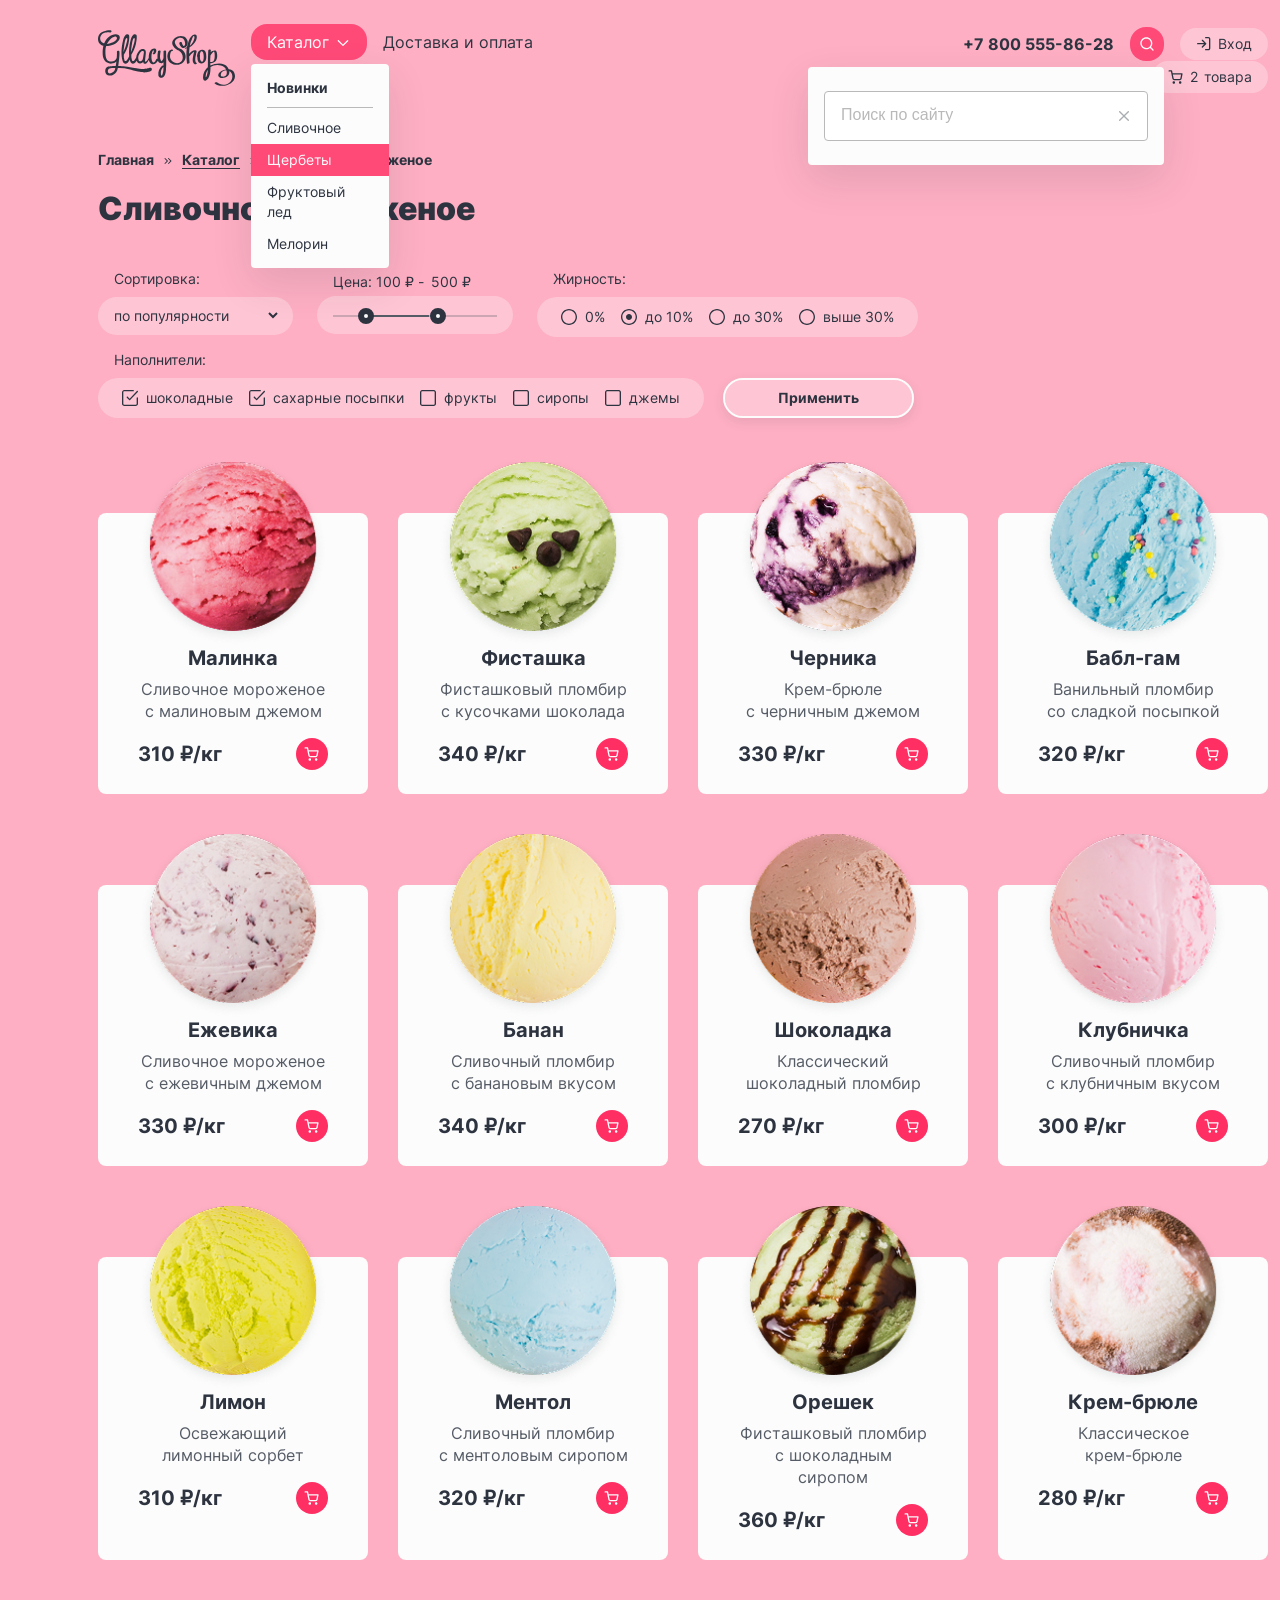
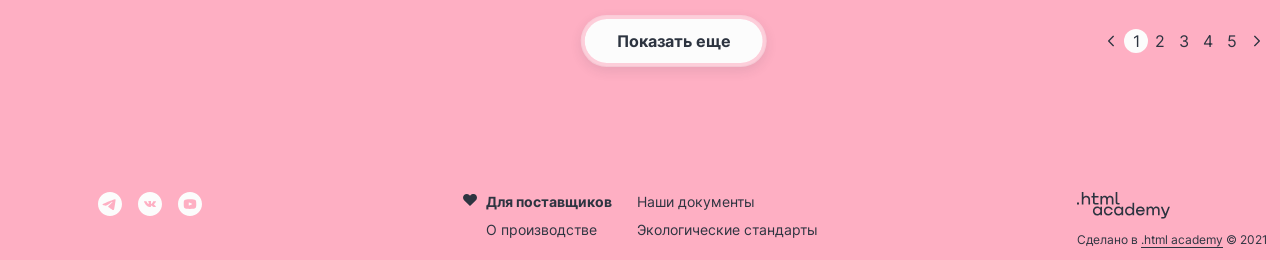
<file: catalog.html>
<!DOCTYPE html>
<html lang="en">
  <head>
    <meta charset="UTF-8">
    <meta name="viewport" content="width=device-width, initial-scale=1.0">
    <title>Каталог</title>
    <link rel="stylesheet" href="./styles/styles.css">
  </head>
  <body>
    <header class="page-header">
      <nav class="navigation">
        <a class="logo">
          <img src="./image/svg/logo.svg" alt="Логотип магазина Глейси." class="logo-img" width="137" height="56">
        </a>
        <ul class="navigation-list">
          <li class="navigation-item">
            <a href="#" class="navigation-link navigation-link-catalog popover-active">
              Каталог
              <svg class="navigation-icon" aria-hidden="true" focusable="false" width="16" height="16" viewBox="0 0 16 16" fill="none" xmlns="http://www.w3.org/2000/svg">
                <path fill-rule="evenodd" clip-rule="evenodd" d="M3.80799 6.19526C3.54764 5.93491 3.12553 5.93491 2.86518 6.19526C2.60483 6.45561 2.60483 6.87772 2.86518 7.13807L7.52553 11.7984C7.52759 11.8005 7.52967 11.8026 7.53177 11.8047C7.66246 11.9354 7.83392 12.0005 8.00521 12C8.17518 11.9995 8.34498 11.9344 8.47466 11.8047C8.47675 11.8027 8.47881 11.8006 8.48087 11.7985L13.1412 7.13807C13.4016 6.87772 13.4016 6.45561 13.1412 6.19526C12.8809 5.93491 12.4588 5.93491 12.1984 6.19526L8.00321 10.3905L3.80799 6.19526Z"/>
              </svg>
            </a>
            <div class="popover popover-catalog">
              <div class="popover-content">
                <h2 class="visually-hidden">Каталог</h2>
                <ul class="popover-catalog-list">
                  <li class="popover-catalog-item">
                    <a class="popover-catalog-link popover-catalog-title">Новинки</a>
                    <div class="divider"></div>
                  </li>
                  <li class="popover-catalog-item">
                    <a href="#" class="popover-catalog-link">Сливочное</a>
                  </li>
                  <li class="popover-catalog-item">
                    <a href="#" class="popover-catalog-link popover-catalog-current">Щербеты</a>
                  </li>
                  <li class="popover-catalog-item">
                    <a href="#" class="popover-catalog-link">Фруктовый лед</a>
                  </li>
                  <li class="popover-catalog-item">
                    <a href="#" class="popover-catalog-link">Мелорин</a>
                  </li>
                </ul>
              </div>
            </div>
          </li>
          <li class="navigation-item"><a href="#" class="navigation-link">Доставка и оплата</a></li>
          <li class="navigation-item"><a href="#" class="navigation-link">О компании</a></li>
        </ul>
        <ul class="navigation-list navigation-user">
          <li class="navigation-item"><a class="header-phone" href="88005558628">+7 800 555-86-28</a></li>
          <li class="navigation-item">
            <a href="#" class="navigation-link search popover-active">
              <svg class="navigation-icon" aria-hidden="true" focusable="false" width="16" height="16" viewBox="0 0 16 16" fill="none" xmlns="http://www.w3.org/2000/svg">
                <path fill-rule="evenodd" clip-rule="evenodd" d="M2.66341 7.33008C2.66341 4.75275 4.75275 2.66341 7.33008 2.66341C9.90741 2.66341 11.9967 4.75275 11.9967 7.33008C11.9967 8.58735 11.4995 9.7285 10.691 10.5676C10.6682 10.5852 10.6462 10.6044 10.6253 10.6253C10.6044 10.6463 10.5852 10.6682 10.5676 10.6911C9.72847 11.4996 8.58734 11.9967 7.33008 11.9967C4.75275 11.9967 2.66341 9.90741 2.66341 7.33008ZM11.0752 12.018C10.0487 12.8391 8.74675 13.3301 7.33008 13.3301C4.01637 13.3301 1.33008 10.6438 1.33008 7.33008C1.33008 4.01637 4.01637 1.33008 7.33008 1.33008C10.6438 1.33008 13.3301 4.01637 13.3301 7.33008C13.3301 8.74676 12.8391 10.0488 12.018 11.0752L14.4681 13.5253C14.7285 13.7857 14.7285 14.2078 14.4681 14.4682C14.2078 14.7285 13.7857 14.7285 13.5253 14.4682L11.0752 12.018Z"/>
              </svg>
              <span class="visually-hidden">Поиск</span>
            </a>
            <div class="popover popover-search">
              <div class="popover-content">
                <div class="visually-hidden">Поиск</div>
                <form action="https://echo.htmlacademy.ru/" method="post" class="subscribe-form">
                  <label>
                    <input type="text" class="form-input" placeholder="Поиск по сайту">
                  </label>
                  <button class="search-clear" type="button">
                    <span class="visually-hidden">Очистить поле ввода</span>
                  </button>
                </form>
              </div>
            </div>
          </li>
          <li class="navigation-item">
            <a href="#" class="navigation-link">
              <svg class="navigation-icon" aria-hidden="true" focusable="false" width="16" height="16" viewBox="0 0 16 16" fill="none" xmlns="http://www.w3.org/2000/svg">
                <path fill-rule="evenodd" clip-rule="evenodd" d="M9 1.66667C9 1.29848 9.29848 1 9.66667 1H12.3333C12.8638 1 13.3725 1.21071 13.7475 1.58579C14.1226 1.96086 14.3333 2.46957 14.3333 3V12.3333C14.3333 12.8638 14.1226 13.3725 13.7475 13.7475C13.3725 14.1226 12.8638 14.3333 12.3333 14.3333H9.66667C9.29848 14.3333 9 14.0349 9 13.6667C9 13.2985 9.29848 13 9.66667 13H12.3333C12.5101 13 12.6797 12.9298 12.8047 12.8047C12.9298 12.6797 13 12.5101 13 12.3333V3C13 2.82319 12.9298 2.65362 12.8047 2.5286C12.6797 2.40357 12.5101 2.33333 12.3333 2.33333H9.66667C9.29848 2.33333 9 2.03486 9 1.66667ZM5.86189 3.86193C6.12224 3.60158 6.54435 3.60158 6.8047 3.86193L10.1338 7.19103C10.1509 7.20785 10.1671 7.22559 10.1824 7.24416C10.2142 7.28296 10.2411 7.32451 10.2628 7.36795C10.3079 7.45781 10.3333 7.55927 10.3333 7.66667C10.3333 7.77529 10.3074 7.87785 10.2613 7.96846C10.241 8.00841 10.2164 8.04675 10.1876 8.08278C10.1708 8.10378 10.1527 8.12375 10.1335 8.14256L6.8047 11.4714C6.54435 11.7318 6.12224 11.7318 5.86189 11.4714C5.60154 11.2111 5.60154 10.7889 5.86189 10.5286L8.05715 8.33333H1.66667C1.29848 8.33333 1 8.03486 1 7.66667C1 7.29848 1.29848 7 1.66667 7H8.05715L5.86189 4.80474C5.60154 4.54439 5.60154 4.12228 5.86189 3.86193Z"/>
              </svg>
              Вход
            </a>
            <div class="popover popover-login">
              <div class="popover-content">
                <div class="popover-title">Личный кабинет</div>
                <form action="https://echo.htmlacademy.ru/" method="post" class="subscribe-form">
                  <label>
                    <input type="text" class="form-input" placeholder="email@example.com">
                  </label>
                  <label>
                    <input type="text" class="form-input" placeholder=".....">
                  </label>
                  <div class="popover-login-button-wrapper">
                    <button class="button button-primary" type="button">Войти</button>
                    <div class="popover-login-faq">
                      <a href="#" class="popover-login-link">Забыли пароль?</a>
                      <a href="#" class="popover-login-link">Регистрация</a>
                    </div>
                  </div>
                </form>
              </div>
            </div>
          </li>
          <li class="navigation-item">
            <a href="#" class="navigation-link">
              <svg class="navigation-icon" aria-hidden="true" focusable="false" width="16" height="16" viewBox="0 0 16 16" fill="none" xmlns="http://www.w3.org/2000/svg">
                <path fill-rule="evenodd" clip-rule="evenodd" d="M1.16667 1.25C0.798477 1.25 0.5 1.54848 0.5 1.91667C0.5 2.28486 0.798477 2.58333 1.16667 2.58333H2.93794L3.40537 4.91872C3.40821 4.93667 3.41176 4.95438 3.416 4.97182L4.38338 9.80515L4.3835 9.80571C4.46706 10.2257 4.69562 10.603 5.02921 10.8715C5.36111 11.1387 5.77595 11.2813 6.20183 11.2748H11.8225C12.2484 11.2813 12.6633 11.1387 12.9952 10.8715C13.3289 10.6029 13.5575 10.2254 13.641 9.80515L13.641 9.80515L13.642 9.80016L14.5691 4.93872C14.6063 4.74355 14.5545 4.54195 14.4279 4.38887C14.3012 4.23578 14.1129 4.14716 13.9142 4.14716H4.61072L4.1381 1.78583C4.07574 1.47426 3.80215 1.25 3.4844 1.25H1.16667ZM5.69098 9.54444L4.87759 5.4805H13.1084L12.3328 9.54736C12.31 9.65988 12.2485 9.7609 12.1591 9.83291C12.0691 9.90535 11.9565 9.94383 11.841 9.94162L11.841 9.94149H11.8282H6.19614V9.94137L6.18337 9.94162C6.06787 9.94383 5.95528 9.90535 5.8653 9.83291C5.77531 9.76048 5.71368 9.6587 5.69117 9.5454L5.69098 9.54444ZM4.55739 13.5054C4.55739 12.8175 5.1151 12.2597 5.80307 12.2597C6.49105 12.2597 7.04876 12.8175 7.04876 13.5054C7.04876 14.1934 6.49105 14.7511 5.80307 14.7511C5.1151 14.7511 4.55739 14.1934 4.55739 13.5054ZM10.9307 13.5054C10.9307 12.8175 11.4884 12.2597 12.1764 12.2597C12.8644 12.2597 13.4221 12.8175 13.4221 13.5054C13.4221 14.1934 12.8644 14.7511 12.1764 14.7511C11.4884 14.7511 10.9307 14.1934 10.9307 13.5054Z"/>
              </svg>
              <span class="visually-hidden">Корзина</span>
              <span class="cart-count">2</span>
              товара
            </a>
            <div class="popover popover-cart">
              <div class="popover-cart-empty-description">Ваша корзина пока пуста</div>
              <div class="popover-content">
                <h2 class="popover-title">Корзина</h2>
                <ul class="cart-items-list">
                  <li class="cart-item">
                    <img src="./image/products/raspberry.png" alt="Малинка" class="cart-img" width="48" height="48">
                    <p class="cart-item-title">
                      <span>Малинка</span>
                      <span class="cart-item-description">1 кг х 310 ₽</span>
                    </p>
                    <p class="cart-item-price">310 ₽</p>
                    <button class="cart-item-button" type="button">
                      <span class="visually-hidden">Удалить из корзины</span>
                    </button>
                  </li>
                  <li class="cart-item">
                    <img src="./image/products/bubble-gum.png" alt="Бабл-гам" class="cart-img" width="48" height="48">
                    <p class="cart-item-title">
                      <span>Бабл-гам</span>
                      <span class="cart-item-description">1,5 кг х 320 ₽</span>
                    </p>
                    <p class="cart-item-price">480 ₽</p>
                    <button class="cart-item-button" type="button">
                      <span class="visually-hidden">Удалить из корзины</span>
                    </button>
                  </li>
                </ul>
                <div class="cart-sum-wrapper">
                  <button class="button button-primary" type="button">Оформить заказ</button>
                  <div class="cart-sum">Итого: 790 ₽</div>
                </div>
              </div>
            </div>
          </li>
        </ul>
      </nav>
    </header>

    <main class="main-container main-index">
      <div class="page-container">
        <h1 class="visually-hidden">Каталог</h1>

        <ul class="breadcrumbs">
          <li class="breadcrumbs-item"><a href="index.html" class="breadcrumbs-link">Главная</a></li>
          <li class="breadcrumbs-item"><a href="catalog.html" class="breadcrumbs-link breadcrumbs-link-current">Каталог</a></li>
          <li class="breadcrumbs-item"><a class="breadcrumbs-link">Сливочное мороженое</a></li>
        </ul>

        <h2 class="section-title">Сливочное мороженое</h2>

        <section class="catalog-filter">
          <h2 class="visually-hidden">Каталог с фильтрами</h2>

          <form action="https://echo.htmlacademy.ru/" method="get" class="catalog-filter-form">
            <fieldset class="catalog-filter-group">
              <legend class="catalog-filter-title">Сортировка:</legend>
              <div class="filter-field-wrapper sorting-wrapper">
                <select name="sorting" id="sorting" class="select-control">
                  <option value="popularity">по популярности</option>
                  <option value="cheap">сначала дешёвое</option>
                  <option value="expensive">сначала дорогое</option>
                </select>
              </div>
            </fieldset>

            <fieldset class="catalog-filter-group">
              <div class="range-input-wrapper">
                <legend class="catalog-filter-title catalog-filter-title-range">Цена:</legend>
                <label class="catalog-filter-label">
                  <input class="catalog-filter-input" type="text" name="min-price" value="100" disabled><span class="ruble"> ₽ - &thinsp;</span>
                </label>
                <label class="catalog-filter-label">
                  <input class="catalog-filter-input" type="text" name="max-price" value="500" disabled><span class="ruble"> ₽</span>
                </label>
              </div>
              <div class="filter-field-wrapper range">
                <div class="range-scale">
                  <div class="range-bar" style="left: 40px; width: 56px;">
                    <button class="range-toggle toggle-min" type="button">
                      <span class="visually-hidden">Изменить минимальную цену.</span>
                    </button>
                    <button class="range-toggle toggle-max" type="button">
                      <span class="visually-hidden">Изменить максимальную цену.</span>
                    </button>
                  </div>
                </div>
              </div>
            </fieldset>

            <fieldset class="catalog-filter-group">
              <legend class="catalog-filter-title">Жирность:</legend>
              <ul class="filter-field-wrapper catalog-filter-list">
                <li class="catalog-filter-item">
                  <label class="control">
                    <input type="radio" class="visually-hidden control-input">
                    <span class="control-mark"></span>
                    <span class="control-label">0%</span>
                  </label>
                </li>
                <li class="catalog-filter-item">
                  <label class="control">
                    <input type="radio" class="visually-hidden control-input" checked>
                    <span class="control-mark"></span>
                    <span class="control-label">до 10%</span>
                  </label>
                </li>
                <li class="catalog-filter-item">
                  <label class="control">
                    <input type="radio" class="visually-hidden control-input">
                    <span class="control-mark"></span>
                    <span class="control-label">до 30%</span>
                  </label>
                </li>
                <li class="catalog-filter-item">
                  <label class="control">
                    <input type="radio" class="visually-hidden control-input">
                    <span class="control-mark"></span>
                    <span class="control-label">выше 30%</span>
                  </label>
                </li>
              </ul>
            </fieldset>

            <fieldset class="catalog-filter-group">
              <legend class="catalog-filter-title">Наполнители:</legend>
              <ul class="filter-field-wrapper catalog-filter-list">
                <li class="catalog-filter-item">
                  <label class="control">
                    <input class="visually-hidden control-input" type="checkbox" name="chocolate" checked>
                    <span class="control-mark"></span>
                    <span class="control-label">шоколадные</span>
                  </label>
                </li>
                <li class="catalog-filter-item">
                  <label class="control">
                    <input class="visually-hidden control-input" type="checkbox" name="sugar-sprinkles" checked>
                    <span class="control-mark"></span>
                    <span class="control-label">сахарные посыпки</span>
                  </label>
                </li>
                <li class="catalog-filter-item">
                  <label class="control">
                    <input class="visually-hidden control-input" type="checkbox" name="fruits">
                    <span class="control-mark"></span>
                    <span class="control-label">фрукты</span>
                  </label>
                </li>
                <li class="catalog-filter-item">
                  <label class="control">
                    <input class="visually-hidden control-input" type="checkbox" name="syrups">
                    <span class="control-mark"></span>
                    <span class="control-label">сиропы</span>
                  </label>
                </li>
                <li class="catalog-filter-item">
                  <label class="control">
                    <input class="visually-hidden control-input" type="checkbox" name="jams">
                    <span class="control-mark"></span>
                    <span class="control-label">джемы</span>
                  </label>
                </li>
              </ul>
            </fieldset>

            <button class="button filter-submit" type="submit">Применить</button>
          </form>

          <ul class="product-list">
            <li class="product-card">
              <a href="product.html" class="product-card-link">
                <img src="./image/products/raspberry.png" alt="Сливочное мороженое с малиновым джемом" class="product-card-image" width="190" height="185">
                <h3 class="product-card-title">Малинка</h3>
                <p class="product-card-description">Сливочное мороженое с малиновым джемом</p>
                <div class="price-wrapper">
                  <b class="product-card-price">310 ₽/кг</b>
                  <button class="cart-button" type="button">
                    <svg class="cart-button-icon" aria-hidden="true" focusable="false"  width="16" height="16" viewBox="0 0 16 16" fill="none" xmlns="http://www.w3.org/2000/svg">
                      <path fill-rule="evenodd" clip-rule="evenodd" d="M1.16667 1.25C0.798477 1.25 0.5 1.54848 0.5 1.91667C0.5 2.28486 0.798477 2.58333 1.16667 2.58333H2.93794L3.40537 4.91872C3.40821 4.93667 3.41176 4.95438 3.416 4.97182L4.38338 9.80515L4.3835 9.80571C4.46706 10.2257 4.69562 10.603 5.02921 10.8715C5.36111 11.1387 5.77595 11.2813 6.20183 11.2748H11.8225C12.2484 11.2813 12.6633 11.1387 12.9952 10.8715C13.3289 10.6029 13.5575 10.2254 13.641 9.80515L13.641 9.80515L13.642 9.80016L14.5691 4.93872C14.6063 4.74355 14.5545 4.54195 14.4279 4.38887C14.3012 4.23578 14.1129 4.14716 13.9142 4.14716H4.61072L4.1381 1.78583C4.07574 1.47426 3.80215 1.25 3.4844 1.25H1.16667ZM5.69098 9.54444L4.87759 5.4805H13.1084L12.3328 9.54736C12.31 9.65988 12.2485 9.7609 12.1591 9.83291C12.0691 9.90535 11.9565 9.94383 11.841 9.94162L11.841 9.94149H11.8282H6.19614V9.94137L6.18337 9.94162C6.06787 9.94383 5.95528 9.90535 5.8653 9.83291C5.77531 9.76048 5.71368 9.6587 5.69117 9.5454L5.69098 9.54444ZM4.55739 13.5054C4.55739 12.8175 5.1151 12.2597 5.80307 12.2597C6.49105 12.2597 7.04876 12.8175 7.04876 13.5054C7.04876 14.1934 6.49105 14.7511 5.80307 14.7511C5.1151 14.7511 4.55739 14.1934 4.55739 13.5054ZM10.9307 13.5054C10.9307 12.8175 11.4884 12.2597 12.1764 12.2597C12.8644 12.2597 13.4221 12.8175 13.4221 13.5054C13.4221 14.1934 12.8644 14.7511 12.1764 14.7511C11.4884 14.7511 10.9307 14.1934 10.9307 13.5054Z"/>
                    </svg>
                    <span class="visually-hidden">Добавить в корзину</span>
                  </button>
                </div>
              </a>
            </li>
            <li class="product-card">
              <a href="product.html" class="product-card-link">
                <img src="./image/products/pistachio.png" alt="Фисташковый пломбир с кусочками шоколада" class="product-card-image" width="190" height="185">
                <h3 class="product-card-title">Фисташка</h3>
                <p class="product-card-description">Фисташковый пломбир с кусочками шоколада</p>
                <div class="price-wrapper">
                  <b class="product-card-price">340 ₽/кг</b>
                  <button class="cart-button" type="button">
                    <svg class="cart-button-icon" aria-hidden="true" focusable="false"  width="16" height="16" viewBox="0 0 16 16" fill="none" xmlns="http://www.w3.org/2000/svg">
                      <path fill-rule="evenodd" clip-rule="evenodd" d="M1.16667 1.25C0.798477 1.25 0.5 1.54848 0.5 1.91667C0.5 2.28486 0.798477 2.58333 1.16667 2.58333H2.93794L3.40537 4.91872C3.40821 4.93667 3.41176 4.95438 3.416 4.97182L4.38338 9.80515L4.3835 9.80571C4.46706 10.2257 4.69562 10.603 5.02921 10.8715C5.36111 11.1387 5.77595 11.2813 6.20183 11.2748H11.8225C12.2484 11.2813 12.6633 11.1387 12.9952 10.8715C13.3289 10.6029 13.5575 10.2254 13.641 9.80515L13.641 9.80515L13.642 9.80016L14.5691 4.93872C14.6063 4.74355 14.5545 4.54195 14.4279 4.38887C14.3012 4.23578 14.1129 4.14716 13.9142 4.14716H4.61072L4.1381 1.78583C4.07574 1.47426 3.80215 1.25 3.4844 1.25H1.16667ZM5.69098 9.54444L4.87759 5.4805H13.1084L12.3328 9.54736C12.31 9.65988 12.2485 9.7609 12.1591 9.83291C12.0691 9.90535 11.9565 9.94383 11.841 9.94162L11.841 9.94149H11.8282H6.19614V9.94137L6.18337 9.94162C6.06787 9.94383 5.95528 9.90535 5.8653 9.83291C5.77531 9.76048 5.71368 9.6587 5.69117 9.5454L5.69098 9.54444ZM4.55739 13.5054C4.55739 12.8175 5.1151 12.2597 5.80307 12.2597C6.49105 12.2597 7.04876 12.8175 7.04876 13.5054C7.04876 14.1934 6.49105 14.7511 5.80307 14.7511C5.1151 14.7511 4.55739 14.1934 4.55739 13.5054ZM10.9307 13.5054C10.9307 12.8175 11.4884 12.2597 12.1764 12.2597C12.8644 12.2597 13.4221 12.8175 13.4221 13.5054C13.4221 14.1934 12.8644 14.7511 12.1764 14.7511C11.4884 14.7511 10.9307 14.1934 10.9307 13.5054Z"/>
                    </svg>
                    <span class="visually-hidden">Добавить в корзину</span>
                  </button>
                </div>
              </a>
            </li>
            <li class="product-card">
              <a href="product.html" class="product-card-link">
                <img src="./image/products/blueberry.png" alt="Крем-брюле с черничным джемом" class="product-card-image" width="190" height="185">
                <h3 class="product-card-title">Черника</h3>
                <p class="product-card-description">Крем-брюле с&nbsp;черничным джемом</p>
                <div class="price-wrapper">
                  <b class="product-card-price">330 ₽/кг</b>
                  <button class="cart-button" type="button">
                    <svg class="cart-button-icon" aria-hidden="true" focusable="false"  width="16" height="16" viewBox="0 0 16 16" fill="none" xmlns="http://www.w3.org/2000/svg">
                      <path fill-rule="evenodd" clip-rule="evenodd" d="M1.16667 1.25C0.798477 1.25 0.5 1.54848 0.5 1.91667C0.5 2.28486 0.798477 2.58333 1.16667 2.58333H2.93794L3.40537 4.91872C3.40821 4.93667 3.41176 4.95438 3.416 4.97182L4.38338 9.80515L4.3835 9.80571C4.46706 10.2257 4.69562 10.603 5.02921 10.8715C5.36111 11.1387 5.77595 11.2813 6.20183 11.2748H11.8225C12.2484 11.2813 12.6633 11.1387 12.9952 10.8715C13.3289 10.6029 13.5575 10.2254 13.641 9.80515L13.641 9.80515L13.642 9.80016L14.5691 4.93872C14.6063 4.74355 14.5545 4.54195 14.4279 4.38887C14.3012 4.23578 14.1129 4.14716 13.9142 4.14716H4.61072L4.1381 1.78583C4.07574 1.47426 3.80215 1.25 3.4844 1.25H1.16667ZM5.69098 9.54444L4.87759 5.4805H13.1084L12.3328 9.54736C12.31 9.65988 12.2485 9.7609 12.1591 9.83291C12.0691 9.90535 11.9565 9.94383 11.841 9.94162L11.841 9.94149H11.8282H6.19614V9.94137L6.18337 9.94162C6.06787 9.94383 5.95528 9.90535 5.8653 9.83291C5.77531 9.76048 5.71368 9.6587 5.69117 9.5454L5.69098 9.54444ZM4.55739 13.5054C4.55739 12.8175 5.1151 12.2597 5.80307 12.2597C6.49105 12.2597 7.04876 12.8175 7.04876 13.5054C7.04876 14.1934 6.49105 14.7511 5.80307 14.7511C5.1151 14.7511 4.55739 14.1934 4.55739 13.5054ZM10.9307 13.5054C10.9307 12.8175 11.4884 12.2597 12.1764 12.2597C12.8644 12.2597 13.4221 12.8175 13.4221 13.5054C13.4221 14.1934 12.8644 14.7511 12.1764 14.7511C11.4884 14.7511 10.9307 14.1934 10.9307 13.5054Z"/>
                    </svg>
                    <span class="visually-hidden">Добавить в корзину</span>
                  </button>
                </div>
              </a>
            </li>
            <li class="product-card">
              <a href="product.html" class="product-card-link">
                <img src="./image/products/bubble-gum.png" alt="Ванильный пломбир со сладкой посыпкой" class="product-card-image" width="190" height="185">
                <h3 class="product-card-title">Бабл-гам</h3>
                <p class="product-card-description">Ванильный пломбир со&nbsp;сладкой посыпкой</p>
                <div class="price-wrapper">
                  <b class="product-card-price">320 ₽/кг</b>
                  <button class="cart-button" type="button">
                    <svg class="cart-button-icon" aria-hidden="true" focusable="false"  width="16" height="16" viewBox="0 0 16 16" fill="none" xmlns="http://www.w3.org/2000/svg">
                      <path fill-rule="evenodd" clip-rule="evenodd" d="M1.16667 1.25C0.798477 1.25 0.5 1.54848 0.5 1.91667C0.5 2.28486 0.798477 2.58333 1.16667 2.58333H2.93794L3.40537 4.91872C3.40821 4.93667 3.41176 4.95438 3.416 4.97182L4.38338 9.80515L4.3835 9.80571C4.46706 10.2257 4.69562 10.603 5.02921 10.8715C5.36111 11.1387 5.77595 11.2813 6.20183 11.2748H11.8225C12.2484 11.2813 12.6633 11.1387 12.9952 10.8715C13.3289 10.6029 13.5575 10.2254 13.641 9.80515L13.641 9.80515L13.642 9.80016L14.5691 4.93872C14.6063 4.74355 14.5545 4.54195 14.4279 4.38887C14.3012 4.23578 14.1129 4.14716 13.9142 4.14716H4.61072L4.1381 1.78583C4.07574 1.47426 3.80215 1.25 3.4844 1.25H1.16667ZM5.69098 9.54444L4.87759 5.4805H13.1084L12.3328 9.54736C12.31 9.65988 12.2485 9.7609 12.1591 9.83291C12.0691 9.90535 11.9565 9.94383 11.841 9.94162L11.841 9.94149H11.8282H6.19614V9.94137L6.18337 9.94162C6.06787 9.94383 5.95528 9.90535 5.8653 9.83291C5.77531 9.76048 5.71368 9.6587 5.69117 9.5454L5.69098 9.54444ZM4.55739 13.5054C4.55739 12.8175 5.1151 12.2597 5.80307 12.2597C6.49105 12.2597 7.04876 12.8175 7.04876 13.5054C7.04876 14.1934 6.49105 14.7511 5.80307 14.7511C5.1151 14.7511 4.55739 14.1934 4.55739 13.5054ZM10.9307 13.5054C10.9307 12.8175 11.4884 12.2597 12.1764 12.2597C12.8644 12.2597 13.4221 12.8175 13.4221 13.5054C13.4221 14.1934 12.8644 14.7511 12.1764 14.7511C11.4884 14.7511 10.9307 14.1934 10.9307 13.5054Z"/>
                    </svg>
                    <span class="visually-hidden">Добавить в корзину</span>
                  </button>
                </div>
              </a>
            </li>
            <li class="product-card">
              <a href="product.html" class="product-card-link">
                <img src="./image/products/blackberry.png" alt="Сливочное мороженое с ежевичным джемом" class="product-card-image" width="190" height="185">
                <h3 class="product-card-title">Ежевика</h3>
                <p class="product-card-description">Сливочное мороженое с ежевичным джемом</p>
                <div class="price-wrapper">
                  <b class="product-card-price">330 ₽/кг</b>
                  <button class="cart-button" type="button">
                    <svg class="cart-button-icon" aria-hidden="true" focusable="false"  width="16" height="16" viewBox="0 0 16 16" fill="none" xmlns="http://www.w3.org/2000/svg">
                      <path fill-rule="evenodd" clip-rule="evenodd" d="M1.16667 1.25C0.798477 1.25 0.5 1.54848 0.5 1.91667C0.5 2.28486 0.798477 2.58333 1.16667 2.58333H2.93794L3.40537 4.91872C3.40821 4.93667 3.41176 4.95438 3.416 4.97182L4.38338 9.80515L4.3835 9.80571C4.46706 10.2257 4.69562 10.603 5.02921 10.8715C5.36111 11.1387 5.77595 11.2813 6.20183 11.2748H11.8225C12.2484 11.2813 12.6633 11.1387 12.9952 10.8715C13.3289 10.6029 13.5575 10.2254 13.641 9.80515L13.641 9.80515L13.642 9.80016L14.5691 4.93872C14.6063 4.74355 14.5545 4.54195 14.4279 4.38887C14.3012 4.23578 14.1129 4.14716 13.9142 4.14716H4.61072L4.1381 1.78583C4.07574 1.47426 3.80215 1.25 3.4844 1.25H1.16667ZM5.69098 9.54444L4.87759 5.4805H13.1084L12.3328 9.54736C12.31 9.65988 12.2485 9.7609 12.1591 9.83291C12.0691 9.90535 11.9565 9.94383 11.841 9.94162L11.841 9.94149H11.8282H6.19614V9.94137L6.18337 9.94162C6.06787 9.94383 5.95528 9.90535 5.8653 9.83291C5.77531 9.76048 5.71368 9.6587 5.69117 9.5454L5.69098 9.54444ZM4.55739 13.5054C4.55739 12.8175 5.1151 12.2597 5.80307 12.2597C6.49105 12.2597 7.04876 12.8175 7.04876 13.5054C7.04876 14.1934 6.49105 14.7511 5.80307 14.7511C5.1151 14.7511 4.55739 14.1934 4.55739 13.5054ZM10.9307 13.5054C10.9307 12.8175 11.4884 12.2597 12.1764 12.2597C12.8644 12.2597 13.4221 12.8175 13.4221 13.5054C13.4221 14.1934 12.8644 14.7511 12.1764 14.7511C11.4884 14.7511 10.9307 14.1934 10.9307 13.5054Z"/>
                    </svg>
                    <span class="visually-hidden">Добавить в корзину</span>
                  </button>
                </div>
              </a>
            </li>
            <li class="product-card">
              <a href="product.html" class="product-card-link">
                <img src="./image/products/banana.png" alt="Сливочный пломбир с банановым вкусом" class="product-card-image" width="190" height="185">
                <h3 class="product-card-title">Банан</h3>
                <p class="product-card-description">Сливочный пломбир с&nbsp;банановым вкусом</p>
                <div class="price-wrapper">
                  <b class="product-card-price">340 ₽/кг</b>
                  <button class="cart-button" type="button">
                    <svg class="cart-button-icon" aria-hidden="true" focusable="false"  width="16" height="16" viewBox="0 0 16 16" fill="none" xmlns="http://www.w3.org/2000/svg">
                      <path fill-rule="evenodd" clip-rule="evenodd" d="M1.16667 1.25C0.798477 1.25 0.5 1.54848 0.5 1.91667C0.5 2.28486 0.798477 2.58333 1.16667 2.58333H2.93794L3.40537 4.91872C3.40821 4.93667 3.41176 4.95438 3.416 4.97182L4.38338 9.80515L4.3835 9.80571C4.46706 10.2257 4.69562 10.603 5.02921 10.8715C5.36111 11.1387 5.77595 11.2813 6.20183 11.2748H11.8225C12.2484 11.2813 12.6633 11.1387 12.9952 10.8715C13.3289 10.6029 13.5575 10.2254 13.641 9.80515L13.641 9.80515L13.642 9.80016L14.5691 4.93872C14.6063 4.74355 14.5545 4.54195 14.4279 4.38887C14.3012 4.23578 14.1129 4.14716 13.9142 4.14716H4.61072L4.1381 1.78583C4.07574 1.47426 3.80215 1.25 3.4844 1.25H1.16667ZM5.69098 9.54444L4.87759 5.4805H13.1084L12.3328 9.54736C12.31 9.65988 12.2485 9.7609 12.1591 9.83291C12.0691 9.90535 11.9565 9.94383 11.841 9.94162L11.841 9.94149H11.8282H6.19614V9.94137L6.18337 9.94162C6.06787 9.94383 5.95528 9.90535 5.8653 9.83291C5.77531 9.76048 5.71368 9.6587 5.69117 9.5454L5.69098 9.54444ZM4.55739 13.5054C4.55739 12.8175 5.1151 12.2597 5.80307 12.2597C6.49105 12.2597 7.04876 12.8175 7.04876 13.5054C7.04876 14.1934 6.49105 14.7511 5.80307 14.7511C5.1151 14.7511 4.55739 14.1934 4.55739 13.5054ZM10.9307 13.5054C10.9307 12.8175 11.4884 12.2597 12.1764 12.2597C12.8644 12.2597 13.4221 12.8175 13.4221 13.5054C13.4221 14.1934 12.8644 14.7511 12.1764 14.7511C11.4884 14.7511 10.9307 14.1934 10.9307 13.5054Z"/>
                    </svg>
                    <span class="visually-hidden">Добавить в корзину</span>
                  </button>
                </div>
              </a>
            </li>
            <li class="product-card">
              <a href="product.html" class="product-card-link">
                <img src="./image/products/chocolate.png" alt="Классический шоколадный пломбир" class="product-card-image" width="190" height="185">
                <h3 class="product-card-title">Шоколадка</h3>
                <p class="product-card-description">Классический шоколадный пломбир</p>
                <div class="price-wrapper">
                  <b class="product-card-price">270 ₽/кг</b>
                  <button class="cart-button" type="button">
                    <svg class="cart-button-icon" aria-hidden="true" focusable="false"  width="16" height="16" viewBox="0 0 16 16" fill="none" xmlns="http://www.w3.org/2000/svg">
                      <path fill-rule="evenodd" clip-rule="evenodd" d="M1.16667 1.25C0.798477 1.25 0.5 1.54848 0.5 1.91667C0.5 2.28486 0.798477 2.58333 1.16667 2.58333H2.93794L3.40537 4.91872C3.40821 4.93667 3.41176 4.95438 3.416 4.97182L4.38338 9.80515L4.3835 9.80571C4.46706 10.2257 4.69562 10.603 5.02921 10.8715C5.36111 11.1387 5.77595 11.2813 6.20183 11.2748H11.8225C12.2484 11.2813 12.6633 11.1387 12.9952 10.8715C13.3289 10.6029 13.5575 10.2254 13.641 9.80515L13.641 9.80515L13.642 9.80016L14.5691 4.93872C14.6063 4.74355 14.5545 4.54195 14.4279 4.38887C14.3012 4.23578 14.1129 4.14716 13.9142 4.14716H4.61072L4.1381 1.78583C4.07574 1.47426 3.80215 1.25 3.4844 1.25H1.16667ZM5.69098 9.54444L4.87759 5.4805H13.1084L12.3328 9.54736C12.31 9.65988 12.2485 9.7609 12.1591 9.83291C12.0691 9.90535 11.9565 9.94383 11.841 9.94162L11.841 9.94149H11.8282H6.19614V9.94137L6.18337 9.94162C6.06787 9.94383 5.95528 9.90535 5.8653 9.83291C5.77531 9.76048 5.71368 9.6587 5.69117 9.5454L5.69098 9.54444ZM4.55739 13.5054C4.55739 12.8175 5.1151 12.2597 5.80307 12.2597C6.49105 12.2597 7.04876 12.8175 7.04876 13.5054C7.04876 14.1934 6.49105 14.7511 5.80307 14.7511C5.1151 14.7511 4.55739 14.1934 4.55739 13.5054ZM10.9307 13.5054C10.9307 12.8175 11.4884 12.2597 12.1764 12.2597C12.8644 12.2597 13.4221 12.8175 13.4221 13.5054C13.4221 14.1934 12.8644 14.7511 12.1764 14.7511C11.4884 14.7511 10.9307 14.1934 10.9307 13.5054Z"/>
                    </svg>
                    <span class="visually-hidden">Добавить в корзину</span>
                  </button>
                </div>
              </a>
            </li>
            <li class="product-card">
              <a href="product.html" class="product-card-link">
                <img src="./image/products/strawberry.png" alt="Сливочный пломбир с клубничным вкусом" class="product-card-image" width="190" height="185">
                <h3 class="product-card-title">Клубничка</h3>
                <p class="product-card-description">Сливочный пломбир с&nbsp;клубничным вкусом</p>
                <div class="price-wrapper">
                  <b class="product-card-price">300 ₽/кг</b>
                  <button class="cart-button" type="button">
                    <svg class="cart-button-icon" aria-hidden="true" focusable="false"  width="16" height="16" viewBox="0 0 16 16" fill="none" xmlns="http://www.w3.org/2000/svg">
                      <path fill-rule="evenodd" clip-rule="evenodd" d="M1.16667 1.25C0.798477 1.25 0.5 1.54848 0.5 1.91667C0.5 2.28486 0.798477 2.58333 1.16667 2.58333H2.93794L3.40537 4.91872C3.40821 4.93667 3.41176 4.95438 3.416 4.97182L4.38338 9.80515L4.3835 9.80571C4.46706 10.2257 4.69562 10.603 5.02921 10.8715C5.36111 11.1387 5.77595 11.2813 6.20183 11.2748H11.8225C12.2484 11.2813 12.6633 11.1387 12.9952 10.8715C13.3289 10.6029 13.5575 10.2254 13.641 9.80515L13.641 9.80515L13.642 9.80016L14.5691 4.93872C14.6063 4.74355 14.5545 4.54195 14.4279 4.38887C14.3012 4.23578 14.1129 4.14716 13.9142 4.14716H4.61072L4.1381 1.78583C4.07574 1.47426 3.80215 1.25 3.4844 1.25H1.16667ZM5.69098 9.54444L4.87759 5.4805H13.1084L12.3328 9.54736C12.31 9.65988 12.2485 9.7609 12.1591 9.83291C12.0691 9.90535 11.9565 9.94383 11.841 9.94162L11.841 9.94149H11.8282H6.19614V9.94137L6.18337 9.94162C6.06787 9.94383 5.95528 9.90535 5.8653 9.83291C5.77531 9.76048 5.71368 9.6587 5.69117 9.5454L5.69098 9.54444ZM4.55739 13.5054C4.55739 12.8175 5.1151 12.2597 5.80307 12.2597C6.49105 12.2597 7.04876 12.8175 7.04876 13.5054C7.04876 14.1934 6.49105 14.7511 5.80307 14.7511C5.1151 14.7511 4.55739 14.1934 4.55739 13.5054ZM10.9307 13.5054C10.9307 12.8175 11.4884 12.2597 12.1764 12.2597C12.8644 12.2597 13.4221 12.8175 13.4221 13.5054C13.4221 14.1934 12.8644 14.7511 12.1764 14.7511C11.4884 14.7511 10.9307 14.1934 10.9307 13.5054Z"/>
                    </svg>
                    <span class="visually-hidden">Добавить в корзину</span>
                  </button>
                </div>
              </a>
            </li>
            <li class="product-card">
              <a href="product.html" class="product-card-link">
                <img src="./image/products/lemon.png" alt="Освежающий лимонный сорбет" class="product-card-image" width="190" height="185">
                <h3 class="product-card-title">Лимон</h3>
                <p class="product-card-description">Освежающий лимонный сорбет</p>
                <div class="price-wrapper">
                  <b class="product-card-price">310 ₽/кг</b>
                  <button class="cart-button" type="button">
                    <svg class="cart-button-icon" aria-hidden="true" focusable="false"  width="16" height="16" viewBox="0 0 16 16" fill="none" xmlns="http://www.w3.org/2000/svg">
                      <path fill-rule="evenodd" clip-rule="evenodd" d="M1.16667 1.25C0.798477 1.25 0.5 1.54848 0.5 1.91667C0.5 2.28486 0.798477 2.58333 1.16667 2.58333H2.93794L3.40537 4.91872C3.40821 4.93667 3.41176 4.95438 3.416 4.97182L4.38338 9.80515L4.3835 9.80571C4.46706 10.2257 4.69562 10.603 5.02921 10.8715C5.36111 11.1387 5.77595 11.2813 6.20183 11.2748H11.8225C12.2484 11.2813 12.6633 11.1387 12.9952 10.8715C13.3289 10.6029 13.5575 10.2254 13.641 9.80515L13.641 9.80515L13.642 9.80016L14.5691 4.93872C14.6063 4.74355 14.5545 4.54195 14.4279 4.38887C14.3012 4.23578 14.1129 4.14716 13.9142 4.14716H4.61072L4.1381 1.78583C4.07574 1.47426 3.80215 1.25 3.4844 1.25H1.16667ZM5.69098 9.54444L4.87759 5.4805H13.1084L12.3328 9.54736C12.31 9.65988 12.2485 9.7609 12.1591 9.83291C12.0691 9.90535 11.9565 9.94383 11.841 9.94162L11.841 9.94149H11.8282H6.19614V9.94137L6.18337 9.94162C6.06787 9.94383 5.95528 9.90535 5.8653 9.83291C5.77531 9.76048 5.71368 9.6587 5.69117 9.5454L5.69098 9.54444ZM4.55739 13.5054C4.55739 12.8175 5.1151 12.2597 5.80307 12.2597C6.49105 12.2597 7.04876 12.8175 7.04876 13.5054C7.04876 14.1934 6.49105 14.7511 5.80307 14.7511C5.1151 14.7511 4.55739 14.1934 4.55739 13.5054ZM10.9307 13.5054C10.9307 12.8175 11.4884 12.2597 12.1764 12.2597C12.8644 12.2597 13.4221 12.8175 13.4221 13.5054C13.4221 14.1934 12.8644 14.7511 12.1764 14.7511C11.4884 14.7511 10.9307 14.1934 10.9307 13.5054Z"/>
                    </svg>
                    <span class="visually-hidden">Добавить в корзину</span>
                  </button>
                </div>
              </a>
            </li>
            <li class="product-card">
              <a href="product.html" class="product-card-link">
                <img src="./image/products/menthol.png" alt="Сливочный пломбир с ментоловым сиропом" class="product-card-image" width="190" height="185">
                <h3 class="product-card-title">Ментол</h3>
                <p class="product-card-description">Сливочный пломбир с&nbsp;ментоловым сиропом</p>
                <div class="price-wrapper">
                  <b class="product-card-price">320 ₽/кг</b>
                  <button class="cart-button" type="button">
                    <svg class="cart-button-icon" aria-hidden="true" focusable="false"  width="16" height="16" viewBox="0 0 16 16" fill="none" xmlns="http://www.w3.org/2000/svg">
                      <path fill-rule="evenodd" clip-rule="evenodd" d="M1.16667 1.25C0.798477 1.25 0.5 1.54848 0.5 1.91667C0.5 2.28486 0.798477 2.58333 1.16667 2.58333H2.93794L3.40537 4.91872C3.40821 4.93667 3.41176 4.95438 3.416 4.97182L4.38338 9.80515L4.3835 9.80571C4.46706 10.2257 4.69562 10.603 5.02921 10.8715C5.36111 11.1387 5.77595 11.2813 6.20183 11.2748H11.8225C12.2484 11.2813 12.6633 11.1387 12.9952 10.8715C13.3289 10.6029 13.5575 10.2254 13.641 9.80515L13.641 9.80515L13.642 9.80016L14.5691 4.93872C14.6063 4.74355 14.5545 4.54195 14.4279 4.38887C14.3012 4.23578 14.1129 4.14716 13.9142 4.14716H4.61072L4.1381 1.78583C4.07574 1.47426 3.80215 1.25 3.4844 1.25H1.16667ZM5.69098 9.54444L4.87759 5.4805H13.1084L12.3328 9.54736C12.31 9.65988 12.2485 9.7609 12.1591 9.83291C12.0691 9.90535 11.9565 9.94383 11.841 9.94162L11.841 9.94149H11.8282H6.19614V9.94137L6.18337 9.94162C6.06787 9.94383 5.95528 9.90535 5.8653 9.83291C5.77531 9.76048 5.71368 9.6587 5.69117 9.5454L5.69098 9.54444ZM4.55739 13.5054C4.55739 12.8175 5.1151 12.2597 5.80307 12.2597C6.49105 12.2597 7.04876 12.8175 7.04876 13.5054C7.04876 14.1934 6.49105 14.7511 5.80307 14.7511C5.1151 14.7511 4.55739 14.1934 4.55739 13.5054ZM10.9307 13.5054C10.9307 12.8175 11.4884 12.2597 12.1764 12.2597C12.8644 12.2597 13.4221 12.8175 13.4221 13.5054C13.4221 14.1934 12.8644 14.7511 12.1764 14.7511C11.4884 14.7511 10.9307 14.1934 10.9307 13.5054Z"/>
                    </svg>
                    <span class="visually-hidden">Добавить в корзину</span>
                  </button>
                </div>
              </a>
            </li>
            <li class="product-card">
              <a href="product.html" class="product-card-link">
                <img src="./image/products/nut.png" alt="Фисташковый пломбир с шоколадным сиропом" class="product-card-image" width="190" height="185">
                <h3 class="product-card-title">Орешек</h3>
                <p class="product-card-description">Фисташковый пломбир с шоколадным сиропом</p>
                <div class="price-wrapper">
                  <b class="product-card-price">360 ₽/кг</b>
                  <button class="cart-button" type="button">
                    <svg class="cart-button-icon" aria-hidden="true" focusable="false"  width="16" height="16" viewBox="0 0 16 16" fill="none" xmlns="http://www.w3.org/2000/svg">
                      <path fill-rule="evenodd" clip-rule="evenodd" d="M1.16667 1.25C0.798477 1.25 0.5 1.54848 0.5 1.91667C0.5 2.28486 0.798477 2.58333 1.16667 2.58333H2.93794L3.40537 4.91872C3.40821 4.93667 3.41176 4.95438 3.416 4.97182L4.38338 9.80515L4.3835 9.80571C4.46706 10.2257 4.69562 10.603 5.02921 10.8715C5.36111 11.1387 5.77595 11.2813 6.20183 11.2748H11.8225C12.2484 11.2813 12.6633 11.1387 12.9952 10.8715C13.3289 10.6029 13.5575 10.2254 13.641 9.80515L13.641 9.80515L13.642 9.80016L14.5691 4.93872C14.6063 4.74355 14.5545 4.54195 14.4279 4.38887C14.3012 4.23578 14.1129 4.14716 13.9142 4.14716H4.61072L4.1381 1.78583C4.07574 1.47426 3.80215 1.25 3.4844 1.25H1.16667ZM5.69098 9.54444L4.87759 5.4805H13.1084L12.3328 9.54736C12.31 9.65988 12.2485 9.7609 12.1591 9.83291C12.0691 9.90535 11.9565 9.94383 11.841 9.94162L11.841 9.94149H11.8282H6.19614V9.94137L6.18337 9.94162C6.06787 9.94383 5.95528 9.90535 5.8653 9.83291C5.77531 9.76048 5.71368 9.6587 5.69117 9.5454L5.69098 9.54444ZM4.55739 13.5054C4.55739 12.8175 5.1151 12.2597 5.80307 12.2597C6.49105 12.2597 7.04876 12.8175 7.04876 13.5054C7.04876 14.1934 6.49105 14.7511 5.80307 14.7511C5.1151 14.7511 4.55739 14.1934 4.55739 13.5054ZM10.9307 13.5054C10.9307 12.8175 11.4884 12.2597 12.1764 12.2597C12.8644 12.2597 13.4221 12.8175 13.4221 13.5054C13.4221 14.1934 12.8644 14.7511 12.1764 14.7511C11.4884 14.7511 10.9307 14.1934 10.9307 13.5054Z"/>
                    </svg>
                    <span class="visually-hidden">Добавить в корзину</span>
                  </button>
                </div>
              </a>
            </li>
            <li class="product-card">
              <a href="product.html" class="product-card-link">
                <img src="./image/products/crème-brulee.png" alt="Классическое крем-брюле" class="product-card-image" width="190" height="185">
                <h3 class="product-card-title">Крем-брюле</h3>
                <p class="product-card-description">Классическое<br>крем-брюле</p>
                <div class="price-wrapper">
                  <b class="product-card-price">280 ₽/кг</b>
                  <button class="cart-button" type="button">
                    <svg class="cart-button-icon" aria-hidden="true" focusable="false"  width="16" height="16" viewBox="0 0 16 16" fill="none" xmlns="http://www.w3.org/2000/svg">
                      <path fill-rule="evenodd" clip-rule="evenodd" d="M1.16667 1.25C0.798477 1.25 0.5 1.54848 0.5 1.91667C0.5 2.28486 0.798477 2.58333 1.16667 2.58333H2.93794L3.40537 4.91872C3.40821 4.93667 3.41176 4.95438 3.416 4.97182L4.38338 9.80515L4.3835 9.80571C4.46706 10.2257 4.69562 10.603 5.02921 10.8715C5.36111 11.1387 5.77595 11.2813 6.20183 11.2748H11.8225C12.2484 11.2813 12.6633 11.1387 12.9952 10.8715C13.3289 10.6029 13.5575 10.2254 13.641 9.80515L13.641 9.80515L13.642 9.80016L14.5691 4.93872C14.6063 4.74355 14.5545 4.54195 14.4279 4.38887C14.3012 4.23578 14.1129 4.14716 13.9142 4.14716H4.61072L4.1381 1.78583C4.07574 1.47426 3.80215 1.25 3.4844 1.25H1.16667ZM5.69098 9.54444L4.87759 5.4805H13.1084L12.3328 9.54736C12.31 9.65988 12.2485 9.7609 12.1591 9.83291C12.0691 9.90535 11.9565 9.94383 11.841 9.94162L11.841 9.94149H11.8282H6.19614V9.94137L6.18337 9.94162C6.06787 9.94383 5.95528 9.90535 5.8653 9.83291C5.77531 9.76048 5.71368 9.6587 5.69117 9.5454L5.69098 9.54444ZM4.55739 13.5054C4.55739 12.8175 5.1151 12.2597 5.80307 12.2597C6.49105 12.2597 7.04876 12.8175 7.04876 13.5054C7.04876 14.1934 6.49105 14.7511 5.80307 14.7511C5.1151 14.7511 4.55739 14.1934 4.55739 13.5054ZM10.9307 13.5054C10.9307 12.8175 11.4884 12.2597 12.1764 12.2597C12.8644 12.2597 13.4221 12.8175 13.4221 13.5054C13.4221 14.1934 12.8644 14.7511 12.1764 14.7511C11.4884 14.7511 10.9307 14.1934 10.9307 13.5054Z"/>
                    </svg>
                    <span class="visually-hidden">Добавить в корзину</span>
                  </button>
                </div>
              </a>
            </li>
          </ul>

          <div class="pagination-wrapper">
            <button class="button pagination-show-more" type="button">Показать еще</button>
            <ul class="pagination">
              <li class="pagination-item">
                <a class="pagination-link pagination-prev pagination-disabled">
                  <span class="visually-hidden">Предыдущая страница</span>
                </a>
              </li>
              <li class="pagination-item">
                <a class="pagination-link pagination-current">1</a>
              </li>
              <li class="pagination-item">
                <a class="pagination-link" href="#">2</a>
              </li>
              <li class="pagination-item">
                <a class="pagination-link" href="#">3</a>
              </li>
              <li class="pagination-item">
                <a class="pagination-link" href="#">4</a>
              </li>
              <li class="pagination-item">
                <a class="pagination-link" href="#">5</a>
              </li>
              <li class="pagination-item">
                <a class="pagination-link pagination-next" href="#">
                  <span class="visually-hidden">Следующая страница</span>
                </a>
              </li>
            </ul>
          </div>
        </section>
      </div>
    </main>

    <footer class="footer">
      <div class="page-footer-container">
        <ul class="social">
          <li class="social-item">
            <a class="social-link" href="https://twitter.com/htmlacademy_ru">
              <span class="visually-hidden">Твиттер</span>
              <svg width="24" height="24" viewBox="0 0 16 16" fill="none" xmlns="http://www.w3.org/2000/svg">
                <path fill-rule="evenodd" clip-rule="evenodd" d="M16 8C16 12.418 12.418 16 8 16C3.582 16 0 12.418 0 8C0 3.582 3.582 0 8 0C12.418 0 16 3.582 16 8ZM8.28667 5.906C7.50867 6.22933 5.95333 6.89933 3.62133 7.91533C3.24267 8.066 3.044 8.21333 3.026 8.35733C2.99533 8.60133 3.30067 8.69733 3.71533 8.82733C3.772 8.84533 3.83067 8.86333 3.89067 8.88333C4.29933 9.016 4.84867 9.17133 5.134 9.17733C5.39333 9.18267 5.68267 9.076 6.002 8.85733C8.18067 7.386 9.30533 6.64267 9.376 6.62667C9.426 6.61533 9.49533 6.60067 9.542 6.64267C9.58867 6.684 9.584 6.76267 9.57933 6.784C9.54867 6.91267 8.35267 8.02533 7.73267 8.60133C7.53933 8.78067 7.40267 8.908 7.37467 8.93733C7.312 9.002 7.248 9.064 7.18667 9.12333C6.80667 9.48867 6.52267 9.76333 7.20267 10.2113C7.52933 10.4267 7.79067 10.6047 8.05133 10.782C8.336 10.976 8.62 11.1693 8.988 11.4107C9.08133 11.472 9.17067 11.5353 9.258 11.5973C9.58933 11.834 9.88733 12.046 10.2553 12.0127C10.4687 11.9927 10.69 11.792 10.802 11.1927C11.0667 9.77533 11.588 6.706 11.7087 5.44067C11.716 5.33561 11.7115 5.23006 11.6953 5.126C11.6856 5.04195 11.6447 4.96462 11.5807 4.90933C11.4853 4.83133 11.3373 4.81467 11.2707 4.816C10.97 4.82133 10.5087 4.982 8.28667 5.906Z"/>
              </svg>
            </a>
          </li>
          <li class="social-item">
            <a class="social-link" href="https://www.facebook.com/htmlacademy">
              <span class="visually-hidden">Вконтакте</span>
              <svg width="24" height="24" viewBox="0 0 16 16" fill="none" xmlns="http://www.w3.org/2000/svg">
                <path fill-rule="evenodd" clip-rule="evenodd" d="M16 8C16 12.4183 12.4183 16 8 16C3.58172 16 0 12.4183 0 8C0 3.58172 3.58172 0 8 0C12.4183 0 16 3.58172 16 8ZM8.39228 9.98325H7.91409C7.91409 9.98325 6.85898 10.0389 5.92986 9.19111C4.91657 8.26636 4.02166 6.43135 4.02166 6.43135C4.02166 6.43135 3.97008 6.31103 4.02612 6.25287C4.08911 6.18748 4.2607 6.18329 4.2607 6.18329L5.40378 6.17672C5.40378 6.17672 5.51151 6.19252 5.58862 6.24211C5.65216 6.28304 5.68778 6.35957 5.68778 6.35957C5.68778 6.35957 5.87252 6.76907 6.11721 7.13954C6.59475 7.86277 6.81717 8.02097 6.97932 7.94349C7.21553 7.8305 7.14472 6.92108 7.14472 6.92108C7.14472 6.92108 7.14907 6.59097 7.0258 6.44401C6.93034 6.33007 6.75027 6.29685 6.67077 6.28752C6.60647 6.28 6.71204 6.14912 6.84888 6.09038C7.05458 6.00205 7.41787 5.99701 7.84708 6.00091C8.18147 6.00386 8.2777 6.02214 8.40846 6.04984C8.71183 6.11404 8.70237 6.31976 8.68196 6.76362C8.67586 6.89625 8.66879 7.05014 8.66879 7.22787C8.66879 7.26786 8.66746 7.31048 8.66609 7.35433C8.659 7.58166 8.65089 7.84192 8.82159 7.93863C8.90913 7.98813 9.1233 7.94606 9.65894 7.14887C9.91286 6.77107 10.1032 6.32683 10.1032 6.32683C10.1032 6.32683 10.1448 6.24763 10.2095 6.21365C10.2756 6.179 10.3648 6.18966 10.3648 6.18966L11.5677 6.1831C11.5677 6.1831 11.9291 6.14531 11.9877 6.28828C12.049 6.43839 11.8526 6.78887 11.3611 7.36294C10.8976 7.90445 10.6707 8.10579 10.6886 8.2824C10.7018 8.41323 10.8493 8.53049 11.1343 8.76238C11.7265 9.24409 11.8843 9.49702 11.9218 9.55713C11.9248 9.56199 11.9271 9.56559 11.9287 9.56795C12.1937 9.95308 11.6348 9.98325 11.6348 9.98325L10.5665 9.99629C10.5665 9.99629 10.3369 10.0362 10.0347 9.85427C9.87671 9.75923 9.72223 9.60401 9.57505 9.45612C9.35005 9.23004 9.1421 9.02109 8.96463 9.07041C8.66683 9.15322 8.67617 9.71559 8.67617 9.71559C8.67617 9.71559 8.67834 9.83571 8.61046 9.89968C8.53672 9.96936 8.39228 9.98325 8.39228 9.98325Z"/>
              </svg>
            </a>
          </li>
          <li class="social-item">
            <a class="social-link" href="https://www.youtube.com/c/HTMLAcademyRUS">
              <span class="visually-hidden">Ютюб</span>
              <svg width="24" height="24" viewBox="0 0 16 16" fill="none" xmlns="http://www.w3.org/2000/svg">
                <path d="M9.33583 7.86083L7.46417 6.9875C7.30083 6.91167 7.16667 6.99667 7.16667 7.1775V8.8225C7.16667 9.00333 7.30083 9.08833 7.46417 9.0125L9.335 8.13917C9.49917 8.0625 9.49917 7.9375 9.33583 7.86083ZM8 0C3.58167 0 0 3.58167 0 8C0 12.4183 3.58167 16 8 16C12.4183 16 16 12.4183 16 8C16 3.58167 12.4183 0 8 0ZM8 11.25C3.905 11.25 3.83333 10.8808 3.83333 8C3.83333 5.11917 3.905 4.75 8 4.75C12.095 4.75 12.1667 5.11917 12.1667 8C12.1667 10.8808 12.095 11.25 8 11.25Z"/>
              </svg>
            </a>
          </li>
        </ul>

        <ul class="footer-nav-list">
          <li class="footer-nav-item footer-nav-item-active"><a href="#" class="footer-nav-link">Для поставщиков</a></li>
          <li class="footer-nav-item"><a href="#" class="footer-nav-link">Наши документы</a></li>
          <li class="footer-nav-item"><a href="#" class="footer-nav-link">О производстве</a></li>
          <li class="footer-nav-item"><a href="#" class="footer-nav-link">Экологические стандарты</a></li>
        </ul>

        <div class="footer-developer-wrapper">
          <a class="footer-developer" href="https://htmlacademy.ru/">
            <img src="image/svg/logo-htmlacademy.svg" width="93" height="27" alt="Разработано HTML Academy">
          </a>
          <p class="footer-developer-description">Сделано в <a class="htmlacademy-link" href="https://htmlacademy.ru/">.html academy</a> © 2021</p>
        </div>
      </div>
    </footer>
  </body>
</html>
</file>
<file: styles/styles.css>
@font-face {
  font-family: "Inter";
  font-style: normal;
  font-weight: 400;
  src: url("../fonts/inter-400.woff2") format("woff2");
  font-display: swap;
}

@font-face {
  font-family: "Inter";
  font-style: normal;
  font-weight: 700;
  src: url("../fonts/inter-700.woff2") format("woff2");
  font-display: swap;
}

@font-face {
  font-family: "Inter";
  font-style: normal;
  font-weight: 900;
  src: url("../fonts/inter-900.woff2") format("woff2");
  font-display: swap;
}

html {
  height: 100%;
}

body {
  min-width: 1366px;
  margin: 0;
  display: flex;
  flex-direction: column;
  min-height: 100%;
  font-family: "Inter", sans-serif;
  font-size: 16px;
  line-height: 22px;
  color: #2d3440;
  background-color: #feafc3;
}

.visually-hidden {
  position: absolute;
  width: 1px;
  height: 1px;
  margin: -1px;
  padding: 0;
  border: 0;
  clip: rect(0 0 0 0);
  overflow: hidden;
}

.button {
  display: inline-block;
  box-sizing: border-box;
  padding: 12px 32px;
  font-family: inherit;
  font-size: 16px;
  line-height: 20px;
  font-weight: 700;
  text-align: center;
  color: #2d3440;
  background-color: #fcfcfc;
  border-radius: 26px;
  border: 4px solid #fcfcfc66;
  box-shadow: 0 4px 12px 0 #2d34401a;
  background-clip: padding-box;
  text-decoration: none;
  cursor: pointer;
  position: relative;
}

.button.loading {
  cursor: wait;
  pointer-events: none;
  padding-right: 56px;
}

.button.loading::after {
  position: absolute;
  top: 50%;
  transform: translateY(-50%);
  right: 32px;
  content: "";
  width: 16px;
  height: 16px;
  box-sizing: border-box;
  border: 2px solid rgba(36, 36, 36, 0.2);
  border-top-color: #242424;
  border-radius: 50%;
  animation: spin 3s linear infinite;
}

@keyframes spin {
  to {
    transform: translateY(-50%) rotate(360deg);
  }
}

.button:hover {
  background-color: #fcfcfc66;
  border: 4px solid #fcfcfc;
  box-shadow: 0 4px 15px 0 #85858526;
}

.button:focus:not(:active) {
  background-color: #fcfcfc80;
  border: 2px solid #2d3440;
  outline: none;
}

.button:active {
  background-color: #fcfcfc;
  border: 2px solid #2d3440;
}

.button:disabled {
  color: #b9b9b9;
  background-color: #e7e7e7;
  border: 4px solid #fcfcfc66;
}

.button-primary {
  color: #fcfcfc;
  background-color: #ff2f64;
  border: 4px solid #ff2f644d;
}

.button-primary:hover {
  color: #2d3440;
  background-color: #fcfcfc4d;
  border: 4px solid #ff2f64;
}

.button-primary:focus:not(:active) {
  background-color: #ff2f64;
  color: #fcfcfc;
  border: 2px solid #2d3440;
  outline: none;
}

.button-primary:active {
  background-color: #feafc3;
  color: #fcfcfc;
  border: 2px solid #2d3440;
}

.button-primary:disabled {
  color: #565c66;
  background-color: #b9b9b9;
  border: 4px solid #b9b9b94d;
}

.button-primary.loading::after {
  border: 2px solid #fcfcfc80;
  border-top-color: #fcfcfc;
}

/* Pages */

.page-header {
  padding: 24px 0;
}

.main-header {
  padding-bottom: 10px;
}

.navigation {
  display: flex;
  align-items: center;
  line-height: 20px;
  width: 1170px;
  margin: 0 auto;
}

.logo {
  display: block;
  width: 153px;
}

.navigation-list {
  display: flex;
  flex-wrap: wrap;
  align-items: center;
  width: 422px;
  margin: 0;
  padding: 0;
  list-style-type: none;
}

.navigation-item {
  position: relative;
}

.navigation-user {
  min-width: 433px;
  margin-left: auto;
  font-size: 14px;
  justify-content: flex-end;
}

.navigation-link {
  position: relative;
  display: flex;
  gap: 6px;
  align-items: center;
  padding: 8px 16px;
  color: #2d3440;
  text-decoration: none;
  border-radius: 16px;
}

.navigation-link-catalog {
  display: flex;
  align-items: center;
  gap: 6px;
}

.navigation-icon {
  fill: #2d3440;
}

.header-phone {
  font-size: 16px;
  font-weight: 700;
  text-wrap: wrap;
  color: #2d3440;
  text-decoration: none;
}

.header-phone:hover {
  opacity: 0.6;
}

.header-phone:active {
  opacity: 0.3;
}

.navigation-user .navigation-link {
  margin-left: 16px;
  padding: 6px 16px;
  background-color: #fcfcfc4d;
}

.navigation-link:hover {
  background-color: #fcfcfc80;
}

.navigation-link:focus:not(:active) {
  background-color: #fcfcfc80;
  outline: 2px solid #2d3440;
}

.navigation-link:active {
  background-color: #fcfcfc;
}

.navigation-link.popover-active {
  background-color: #ff4a78;
  color: #fcfcfc;
  fill: #fcfcfc;
}

.navigation-link.popover-active svg {
  fill: #fcfcfc;
}

.navigation-user .search {
  min-width: 32px;
  min-height: 32px;
  padding: 9px;
  box-sizing: border-box;
}

.main-container {
  flex-grow: 1;
}

.page-container {
  width: 1170px;
  margin: 0 auto;
}

/* Section */

section {
  margin-bottom: 80px;
}

.section-title {
  margin: 0 0 56px;
  font-size: 32px;
  line-height: 46px;
  font-weight: 900;
  text-align: center;
}

.article-title {
  margin: 0;
  font-size: 24px;
  line-height: 30px;
  font-weight: 700;
}

/* Best Offers */

.best-offers {
  position: relative;
}

.best-offers .section-title {
  margin-bottom: 24px;
  text-align: left;
  font-size: 36px;
}

.best-offers-description {
  margin-bottom: 48px;
  font-size: 18px;
  line-height: 24px;
}

.slide {
  display: none;
  align-items: center;
}

body:has(#slider1:checked) .first-slide {
  display: flex;
}

body:has(#slider2:checked) .second-slide {
  display: flex;
}

body:has(#slider3:checked) .third-slide {
  display: flex;
}

.slide-content {
  padding-left: 70px;
  min-width: 429px;
}

.slider-controll {
  margin-right: 57px;
  position: relative;
  padding: 21px 20px 0;
}

.slide-image-wrapper {
  display: flex;
  align-items: center;
}

.slider-controll::before {
  position: absolute;
  content: "";
  display: block;
  width: 312px;
  height: 312px;
  transform: translate(-50%, -50%);
  border-radius: 50%;
  top: 50%;
  left: 50%;
}

.first-slide .slider-controll::before {
  background-color: #ffcbd8;
}

.second-slide .slider-controll::before {
  background-color: #9fc8ff;
}

.third-slide .slider-controll::before {
  background-color: #fcdc92;
}

.slide-img {
  position: relative;
  z-index: 1;
}

.slider-arrows {
  position: absolute;
  display: block;
  width: 38px;
  height: 38px;
  background-color: #fcfcfc4d;
  border: 2px solid #fcfcfc;
  border-radius: 50%;
  top: 50%;
  transform: translateX(-50%);
  cursor: pointer;
  z-index: 2;
}

.slider-arrows-button {
  border: none;
  background-color: transparent;
}

.slider-arrows:hover {
  background-color: #fcfcfc;
}

.slider-arrows-button:focus:not(:active) {
  outline: none;
}

.slider-arrows-button:focus:not(:active) .slider-arrows {
  background-color: #fcfcfc4d;
  border: 2px solid #2d3440;
}

.slider-arrows-button:active .slider-arrows {
  background-color: #fcfcfc80;
  border: none;
}

.slider-arrows-icon {
  position: absolute;
  top: 0;
  right: 0;
  bottom: 0;
  left: 0;
  margin: auto;
  fill: #fcfcfc;
}

.slider-arrows:hover svg,
.slider-arrows-button:active svg,
.slider-arrows-button:focus svg {
  fill: #2d3440;
}

.prev {
  left: 42px;
}

.next {
  right: 0;
}

.preview {
  display: flex;
  gap: 75px;
}

.preview-img-wrapper {
  position: relative;
}

.preview-img-wrapper::before {
  position: absolute;
  display: block;
  content: "";
  width: 100px;
  height: 100px;
  border-radius: 50%;
  top: 50%;
  left: 50%;
  transform: translate(-50%, -50%);
}

.first-slide .preview-img-wrapper::before {
  background-color: #ffcbd8;
}

.second-slide .preview-img-wrapper::before {
  background-color: #9fc8ff;
}

.third-slide .preview-img-wrapper::before {
  background-color: #fcdc92;
}

.preview-img {
  position: relative;
  z-index: 1;
}

.social {
  margin: 0;
  padding: 0;
  list-style-type: none;
  display: flex;
  flex-wrap: wrap;
  gap: 16px;
}

.social-link {
  position: relative;
  display: block;
  min-width: 24px;
  min-height: 24px;
  border-color: #fcfcfc4d;
  border-radius: 16px;
}

.social-link svg {
  fill: #fcfcfc;
}

.social-link:hover,
.social-link:focus:not(:active) {
  display: block;
  width: 20px;
  height: 20px;
  background-color: #2d3440;
  border-radius: 16px;
}

.social-link:focus:not(:active) {
  outline: none;
}

.social-link:focus:not(:active) svg {
  border: 2px solid #2d3440;
  border-radius: 16px;
}

.slider-social {
  position: absolute;
  right: 0;
  bottom: 0;
}

.slide-control {
  margin-top: -30px;
}

.slide-control label {
  cursor: pointer;
}

.slider-button {
  padding: 0;
  margin-right: 5px;
  width: 12px;
  height: 12px;
  border-radius: 100px;
  background-color: #fcfcfc4d;
  border: 1px solid #fcfcfc4d;
  box-sizing: border-box;
  cursor: pointer;
  pointer-events: none;
}

.slider-button:hover {
  border: 1px solid #fcfcfc;
}

.slider-button:focus.button:focus:not(:active) {
  border: 1px solid #2d3440;
  outline: none;
}

input[type="radio"] {
  display: none;
}

#slider1:checked ~ header,
#slider1:checked ~ main,
#slider1:checked ~ footer {
  background-color: #feafc3;
}

#slider2:checked ~ header,
#slider2:checked ~ main,
#slider2:checked ~ footer {
  background-color: #69a9ff;
}

#slider3:checked ~ header,
#slider3:checked ~ main,
#slider3:checked ~ footer {
  background-color: #fcc850;
}

body:has(#slider1:checked) .button-slide1 {
  background-color: #fcfcfc;
}

body:has(#slider2:checked) .button-slide2 {
  background-color: #fcfcfc;
}

body:has(#slider3:checked) .button-slide3 {
  background-color: #fcfcfc;
}

/* Offer present */

.offer-present-cards {
  display: flex;
  flex-wrap: wrap;
  row-gap: 30px;
  justify-content: space-between;
  margin: 0;
  padding: 0;
  list-style-type: none;
}

.offer-present-card {
  display: flex;
  flex-direction: column;
  align-items: flex-start;
  gap: 26px;
  width: 570px;
  padding: 36px 217px 28px 33px;
  border-radius: 16px;
  box-sizing: border-box;
  background-size: 194px auto;
  background-repeat: no-repeat;
  background-position: right 15px top 27px;
  background-color: #ff7799;
}

.offer-present-card p {
  margin: 0;
}

.offer-present-card:first-child {
  background-image: url("../image/background/present-one.png");
}

.offer-present-card:last-child {
  background-image: url("../image/background/present-two.png");
}

/* Product-list */

.most-popular .section-title {
  margin-bottom: 107px;
}

/* Advantages */

.advantages {
  width: 100%;
  padding: 24px;
  box-sizing: border-box;
  background-image: url("../image/background/advantages.png");
  background-repeat: no-repeat;
  border-radius: 16px;
  background-size: cover;
}

.advantages-wrapper {
  padding: 56px 40px;
  border-radius: 16px;
  background-color: #ffffff;
}

.advantages-list {
  margin: 0;
  padding: 0;
  list-style-type: none;
  text-align: center;
  color: #565c66;
  display: grid;
  grid-template-columns: repeat(2, 506px);
  gap: 40px 32px;
}

.advantages-item {
  position: relative;
  padding-left: 64px;
  text-align: left;
}

.advantages-item::before {
  position: absolute;
  content: "";
  width: 44px;
  height: 44px;
  border: 2px solid #2d3440;
  border-radius: 50%;
  left: 0;
  background-position: center;
  background-repeat: no-repeat;
  background-size: 40px 34px;
}

.advantages-item:first-child::before {
  background-image: url("../image/svg/ice-cream.svg");
}

.advantages-item:nth-child(2)::before {
  background-image: url("../image/svg/cow.svg");
}

.advantages-item:nth-child(3)::before {
  background-image: url("../image/svg/leaf.svg");
}

.advantages-item:last-child::before {
  background-image: url("../image/svg/thermometer.svg");
}

/* Information */

.information {
  display: flex;
  justify-content: space-between;
}

.article {
  box-sizing: border-box;
  width: 570px;
  border-radius: 16px;
}

.blog {
  padding: 32px 235px 67px 32px;
  background-image: url("../image/background/blog.png");
  background-size: 640px auto;
  background-position: right -70px top -95px;
  background-repeat: no-repeat;
}

.blog-description {
  margin-bottom: 12px;
  line-height: 20px;
  color: #565c66;
}

.subscribe {
  padding: 6px;
  background-image: url("../image/background/subscribe.png");
  background-repeat: no-repeat;
}

.subscribe-wrapper {
  padding: 26px;
  background-color: #ffffff;
  border-radius: 16px;
}

.subscribe-description {
  margin: 0 0 42px;
  color: #565c66;
}

.subscribe-form {
  width: 100%;
  display: flex;
  gap: 14px;
}

.form-input {
  box-sizing: border-box;
  padding: 14px 16px;
  line-height: 20px;
  background-color: #ffffff;
  border: 1px solid #b9b9b9;
  border-radius: 4px;
}

.form-input:hover {
  border: 1px solid #2d3440;
}

.form-input:focus:not(:active) {
  border: 2px solid #2d3440;
}

.form-input-error {
  border: 1px solid #ea5454;
}

.form-input-error:hover {
  border: 2px solid #ea5454;
}

.form-input:disabled {
  background-color: #e7e7e7;
  border: 1px solid #b9b9b9;
  opacity: 0.65;
}

.form-input::placeholder {
  color: #b9b9b9;
  font-family: inherit;
  font-size: 16px;
  line-height: 20px;
}

.subscribe-form label {
  flex-grow: 1;
}

.subscribe-form .form-input {
  width: 100%;
}

/* Delivery */

.delivery {
  display: flex;
  justify-content: space-between;
  align-items: center;
  padding: 64px 64px 62px 100px;
  border-radius: 16px;
  background-color: #f8f8f8;
  background-image: url("../image/background/delivery.png");
  background-size: 90%;
  background-position: top 25% right;
  background-repeat: no-repeat;
}

.delivery .section-title {
  text-align: left;
  margin-bottom: 24px;
}

.delivery-description-wrapper {
  width: 371px;
}

.delivery-description {
  margin: 0;
  color: #565c66;
}

.delivery-form-wrapper {
  box-sizing: border-box;
  width: 500px;
  padding: 40px 40px 42px;
  box-shadow: 0 15px 40px 0 #2d34401f;
  background-color: #fcfcfc;
  border-radius: 8px;
}

.delivery-form-wrapper .delivery-description {
  margin-bottom: 32px;
}

.delivery-form {
  display: grid;
  grid-template-columns: 117px 287px;
  gap: 16px 20px;
}

.delivery-form-label {
  display: flex;
  align-items: center;
  font-weight: 700;
  line-height: 20px;
}

.delivery-form .form-input {
  width: 100%;
  box-sizing: border-box;
}

.delivery-filed-group {
  display: flex;
  gap: 8px;
  flex-direction: column;
}

.delivery-form-address {
  grid-column: 1/-1;
}

.delivery-submit {
  margin-top: 12px;
  grid-column: 1/-1;
  justify-self: center;
}

.info {
  position: relative;
  margin-left: 4px;
  border: none;
  padding: 0;
  width: 14px;
  height: 14px;
  background-image: url("../image/svg/info.svg");
  cursor: pointer;
}

.info:hover .tooltip {
  display: block;
}

.tooltip {
  display: none;
  width: 162px;
  padding: 10px 8px;
  position: absolute;
  top: -10px;
  left: 20px;
  font-size: 12px;
  font-weight: 400;
  line-height: 16px;
  color: #565c66;
  background-color: #ffffff;
  border: 1px solid #b9b9b9;
  box-shadow: 0 4px 8px 0 #c2c2c233;
  text-align: left;
}

.tooltip::before {
  content: "";
  position: absolute;
  top: 17px;
  left: -7px;
  transform: translateY(-50%);
  width: 0;
  height: 0;
  border-top: 8px solid transparent;
  border-bottom: 8px solid transparent;
  border-right: 8px solid #b9b9b9;
  z-index: 1;
}

.tooltip::after {
  content: "";
  position: absolute;
  top: 17px;
  left: -6px;
  transform: translateY(-50%);
  width: 0;
  height: 0;
  border-top: 7px solid transparent;
  border-bottom: 7px solid transparent;
  border-right: 7px solid #ffffff;
  z-index: 1;
}

/* Contact */

.contact {
  margin-bottom: 48px;
  padding: 64px;
  border-radius: 16px;
  background-image: url("../image/background/contact.jpg");
  background-size: cover;
  background-repeat: no-repeat;
}

.contact-wrapper {
  display: flex;
  flex-direction: column;
  align-items: flex-start;
  gap: 12px;
  width: 343px;
  box-sizing: border-box;
  padding: 40px;
  border-radius: 8px;
  background-color: #fcfcfc;
  box-shadow: 0 8px 16px 0 #2d34401f;
}

.contact p {
  margin: 0;
  color: #565c66;
}

.contact-address {
  font-size: 20px;
  line-height: 24px;
  font-weight: 700;
  color: #2d3440;
}

.contact-tel {
  margin-top: 12px;
  margin-bottom: 3px;
  font-style: normal;
}

.contact-tel p {
  margin-bottom: 12px;
}

.contact-sheduler {
  font-size: 14px;
  line-height: 20px;
}

/* Footer */

.footer {
  font-size: 14px;
  line-height: 20px;
}

.page-footer-container {
  display: flex;
  justify-content: space-between;
  align-items: flex-start;
  width: 1170px;
  margin: 0 auto;
}

.footer-nav-list {
  width: 356px;
  margin: 0;
  padding: 0;
  list-style-type: none;
  display: grid;
  grid-template-columns: 1fr 1fr;
}

.footer-nav-item {
  margin-bottom: 8px;
  padding-left: 24px;
  color: #2d3440;
}

.footer-nav-item-active {
  font-weight: 700;
  background-image: url("../image/svg/heart-fill.svg");
  background-repeat: no-repeat;
  background-size: 16px 16px;
}

.footer-nav-link {
  text-decoration: none;
  color: #2d3440;
  text-wrap: nowrap;
}

.footer-developer-description {
  margin-top: 8px;
  max-width: 193px;
  font-size: 12px;
  line-height: 16px;
  text-wrap: nowrap;
}

.footer-developer-description span {
  font-size: 12px;
}

.htmlacademy-link {
  font-size: 12px;
  color: #2d3440;
  text-decoration: none;
  border-bottom: 1px solid #2d3440;
}

/* Catalog */

/* Breadcrumbs */

.breadcrumbs {
  display: flex;
  flex-wrap: wrap;
  margin: 30px 0 16px;
  padding: 0;
  color: #2d3440;
  font-size: 14px;
  line-height: 20px;
  font-weight: 700;
  list-style-type: none;
}

.breadcrumbs + .section-title {
  margin-bottom: 40px;
  text-align: left;
}

.breadcrumbs-item {
  position: relative;
  margin-right: 28px;
  cursor: pointer;
}

.breadcrumbs-item::after {
  position: absolute;
  content: url("../image/svg/chevrons-right.svg");
  top: 2px;
  right: -20px;
}

.breadcrumbs-item:last-child::after {
  content: none;
}

.breadcrumbs-link {
  color: inherit;
  text-decoration: none;
}

.breadcrumbs-link-current {
  border-bottom: 1px solid #2d3440;
}

.breadcrumbs-link:hover {
  opacity: 0.6;
}

.breadcrumbs-link:active {
  opacity: 0.3;
}

/* Filter */

.catalog-filter {
  margin-bottom: 98px;
}

.catalog-filter-form {
  margin-bottom: 95px;
  display: flex;
  flex-wrap: wrap;
  gap: 16px 24px;
}

.catalog-filter-group {
  margin: 0;
  padding: 0;
  border: none;
}

.catalog-filter-title {
  margin-bottom: 11px;
  margin-left: 14px;
  font-size: 14px;
  line-height: 14px;
}

.catalog-filter-group:first-child .filter-field-wrapper {
  border: 2px solid transparent;
}

.catalog-filter-group:first-child .filter-field-wrapper:hover {
  background-color: rgba(252, 252, 252, 0.5);
}

.catalog-filter-group:first-child .filter-field-wrapper:focus-within {
  box-sizing: border-box;
  border: 2px solid #fcfcfc;
}

.filter-field-wrapper.sorting-wrapper {
  padding: 7px 10px;
}

.select-control {
  padding-right: 31px;
  border: none;
  background-color: transparent;
  font-family: inherit;
  font-size: 14px;
  line-height: 20px;
  color: #2d3440;
}

.select-control:focus {
  outline: none;
}

.range-input-wrapper {
  margin-top: -2px;
  margin-bottom: 4px;
  display: flex;
  align-items: baseline;
}

.ruble {
  font-size: 14px;
  line-height: 20px;
}

.catalog-filter-title-range {
  margin-bottom: 0;
}

.catalog-filter-input {
  width: 27px;
  border: none;
  padding: 0;
  background-color: transparent;
  pointer-events: none;
  color: #2d3440;
  font-family: inherit;
  font-size: 14px;
  line-height: 20px;
  text-align: right;
}

.filter-field-wrapper.range {
  padding: 19px 16px 17px;
}

.range-scale {
  position: relative;
  height: 2px;
  width: 164px;
  background-color: rgba(86, 92, 102, 0.3);
}

.range-bar {
  position: absolute;
  height: 2px;
  background-color: #565c66;
}

.range-toggle {
  padding: 0;
  position: absolute;
  width: 16px;
  height: 16px;
  background: #fcfcfc;
  border: 6px solid #2d3440;
  border-radius: 50%;
  cursor: pointer;
  top: -7px;
}

.toggle-min {
  left: -15px;
}

.toggle-max {
  right: -17px;
}

.range-toggle:hover {
  background: #2d3440;
  border: 6px solid #fcfcfc;
}

.range-toggle:focus {
  background: #2d3440;
  border: 6px solid #fcfcfc;
  outline: 2px solid #2d3440;
}

.range-toggle:active {
  background-color: #2d3440;
}

.filter-field-wrapper {
  padding: 7px 16px;
  border-radius: 20px;
  background-color: rgba(252, 252, 252, 0.3);
  font-size: 14px;
  line-height: 20px;
}

.catalog-filter-list {
  margin: 0;
  padding: 10px 24px;
  list-style-type: none;
  display: flex;
  flex-wrap: wrap;
  gap: 16px;
}

.control {
  position: relative;
  display: block;
  padding-left: 24px;
}

.control:hover .control-mark {
  background-image: url("/image/svg/notchechedHover.svg");
}

.control-input:disabled + .control-mark {
  opacity: 0.3;
}

.control-mark {
  box-sizing: border-box;
  position: absolute;
  top: 2px;
  left: 0;
  width: 16px;
  height: 16px;
  background-image: url("/image/svg/notchecked.svg");
}

.control-input[type="checkbox"]:checked + .control-mark {
  background-image: url("/image/svg/checkbox.svg");
}

.control:hover .control-input[type="checkbox"]:checked + .control-mark {
  background-image: url("/image/svg/checked.svg");
}

.control-label {
  font-size: 14px;
  line-height: 20px;
}

.control-input[type="radio"] + .control-mark {
  background-image: url("/image/svg/state=default\,\ checked=false.svg");
}

.control-input[type="radio"]:checked + .control-mark {
  background-image: url("/image/svg/state=default\,\ checked=true.svg");
}

.control:hover .control-input[type="radio"] + .control-mark {
  background-image: url("/image/svg/state=hover\,\ checked=false.svg");
}

.control:hover .control-input[type="radio"]:checked + .control-mark {
  background-image: url("/image/svg/state=hover\,\ checked=true.svg");
}

.filter-submit {
  margin-left: -5px;
  align-self: flex-end;
  font-size: 14px;
  padding: 8px 53px;
  border-width: 2px;
  background-color: rgba(252, 252, 252, 0.3);
  border: 2px solid #fcfcfc;
}

.filter-submit:hover {
  background-color: #fcfcfc;
  border: 2px solid #fcfcfc4d;
}

.filter-submit:focus:not(:active) {
  border: 2px solid #2d3440;
}

.filter-submit:active {
  background: #fcfcfc80;
  border: none;
}

/* Card */

.product-list {
  display: grid;
  grid-template-columns: repeat(4, 270px);
  gap: 91px 30px;
  list-style-type: none;
  margin: 0;
  margin-bottom: 28px;
  padding: 0;
}

.product-card {
  position: relative;
  padding: 133px 40px 24px;
  background-color: #fcfcfc;
  border-radius: 8px;
}

.product-card-image {
  position: absolute;
  left: 50%;
  top: -51px;
  transform: translateX(-50%);
}

.product-card-link {
  display: flex;
  flex-direction: column;
  gap: 8px;
  text-decoration: none;
  text-align: center;
}

.product-card-title,
.product-card-price {
  margin: 0;
  font-size: 20px;
  line-height: 24px;
  font-weight: 700;
  color: #2d3440;
}

.product-card-description {
  margin: 0;
  color: #565c66;
}

.price-wrapper {
  margin-top: 8px;
  display: flex;
  justify-content: space-between;
  align-items: center;
}

.cart-button {
  width: 32px;
  height: 32px;
  background-color: #ff2f64;
  border-radius: 50%;
  border: none;
  position: relative;
}

.cart-button:hover {
  background-color: #fcfcfc4d;
  border: 2px solid #ff2f64;
}

.cart-button:focus:not(:active) {
  background-color: #ff2f64;
  border: 2px solid #2d3440;
}

.cart-button:active {
  background: #ffcbd8;
  border: 2px solid #ff2f64;
}

.cart-button:disabled {
  pointer-events: none;
  background-color: #b9b9b9;
  border: none;
}

.cart-button-icon {
  position: absolute;
  top: 0;
  right: 0;
  bottom: 0;
  left: 0;
  margin: auto;
  fill: #fcfcfc;
}

.cart-button:hover svg,
.cart-button:active svg {
  fill: #2d3440;
}

.cart-button:disabled svg {
  fill: #565c66;
}

/* Pagination */

.pagination-wrapper {
  position: relative;
  padding: 41px 0;
  display: flex;
}

.pagination {
  display: flex;
  margin: 0;
  margin-left: auto;
  padding: 0;
  list-style-type: none;
}

.pagination-link {
  display: block;
  text-align: center;
  min-width: 24px;
  min-height: 24px;
  color: #2d3440;
  text-decoration: none;
  line-height: 24px;
  border-radius: 16px;
}

.pagination-link:hover {
  background-color: #fcfcfc80;
}

.pagination-link:focus:not(:active) {
  background-color: #fcfcfc4d;
  border: 1px solid #2d3440;
  outline: none;
}

.pagination-link:active {
  background-color: #fcfcfc80;
  border: 1px solid #fcfcfc;
}

.pagination-current {
  background-color: #fcfcfc;
}

.pagination-prev,
.pagination-next {
  position: relative;
}

.pagination-prev {
  background-image: url("../image/svg/arrow-left.svg");
  background-position: center;
  background-size: 16px 16px;
  background-repeat: no-repeat;
}

.pagination-next {
  background-image: url("../image/svg/arrow-right.svg");
  background-position: center;
  background-size: 16px 16px;
  background-repeat: no-repeat;
}

.pagination-show-more {
  position: absolute;
  top: 50%;
  left: 50%;
  transform: translate(-55%, -50%);
}


/* Popover */

.popover {
  width: 138px;
  display: none;
  position: absolute;
  box-sizing: border-box;
  top: 0;
  z-index: 3;
  border-radius: 4px;
  background-color: #fcfcfc;
  box-shadow: 0 15px 40px 0 #2d34401f;
}

/* Popover cart */

.popover-cart {
  top: 40px;
  right: 0;
  width: 441px;
  padding: 48px;
  font-size: 18px;
  font-weight: 700;
}

.popover-active + .popover {
  display: block;
}

.popover-cart.popover-cart-empty {
  width: 288px;
  padding: 48px 0;
}

.popover-cart-empty-description {
  display: none;
}

.popover-cart-empty .popover-cart-empty-description {
  display: block;
  font-size: 24px;
  line-height: 30px;
  text-align: center;
}

.popover-cart-empty .popover-content {
  display: none;
}

.popover-content {
  height: 100%;
}

.popover-title {
  margin-top: 0;
  margin-bottom: 32px;
  font-size: 24px;
  line-height: 30px;
  color: #2d3440;
}

.cart-items-list {
  margin-bottom: 32px;
  padding: 0;
  padding-bottom: 32px;
  list-style-type: none;
  border-bottom: 1px solid #e7e7e7;
}

.cart-item {
  display: flex;
  align-items: center;
}

.cart-item-title {
  margin-left: 16px;
  display: flex;
  flex-direction: column;
  line-height: 22px;
  flex-grow: 1;
}

.cart-item-description {
  font-size: 14px;
  line-height: 20px;
  font-weight: 400;
  color: #b9b9b9;
}

.cart-item-button {
  width: 16px;
  height: 16px;
  margin-left: 52px;
  padding: 0;
  border: none;
  background-color: transparent;
  background-image: url("/image/svg/cross.svg");
}

.cart-sum-wrapper {
  display: flex;
  justify-content: space-between;
  align-items: center;
}

/* Popover catalog */

.popover-catalog {
  padding: 8px 0;
  top: 40px;
  left: 0;
}

.popover-catalog-list {
  padding: 0;
  list-style-type: none;
}

.popover-catalog-link {
  box-sizing: border-box;
  width: 100%;
  display: inline-block;
  padding: 6px 16px;
  color: #2d3440;
  text-decoration: none;
  font-size: 14px;
}

.popover-catalog-link.popover-catalog-current {
  background-color: #ff4a78;
  color: #fcfcfc;
}

.popover-catalog-link:hover {
  background-color: #ffcbd8;
}

.popover-catalog:active {
  background-color: #ff7799;
}

.popover-catalog-title {
  font-weight: 700;
}

.divider {
  margin: 3px 16px 4px;
  height: 1px;
  background-color: #b9b9b9;
}

/* Popover search */

.popover-search {
  top: 40px;
  right: 0;
  width: 356px;
  padding: 24px 16px;
}

.search-clear {
  position: absolute;
  top: 50%;
  transform: translateY(-50%);
  right: 32px;
  width: 16px;
  height: 16px;
  border: none;
  background-color: transparent;
  background-image: url("/image/svg/cross.svg");
  opacity: 0.4;
  cursor: pointer;
}

.search-clear:hover {
  opacity: 1;
}

/* Popover login */

.popover-login {
  top: 40px;
  right: 0;
  padding: 48px 48px 52px;
  width: 420px;
}

.popover-login .subscribe-form {
  flex-direction: column;
}

.popover-login-button-wrapper {
  margin-top: 16px;
  display: flex;
  gap: 23px;
  align-items: center;
}

.popover-login-link {
  color: #2d3440;
  text-decoration: none;
  border-bottom: 1px solid #2d3440;
}

.popover-login-link:hover {
  opacity: 0.6;
}

.popover-login-link:first-child {
  display: inline-block;
  margin-bottom: 4px;
}

/* Modal */

.modal-container {
  display: none;
  z-index: 3;
  position: fixed;
  top: 0;
  left: 0;
  width: 100%;
  height: 100%;
  background-color: rgba(45, 52, 64, 0.3);
}

.modal-open {
  display: flex;
}

.modal {
  position: relative;
  margin: auto;
  padding: 64px 64px 66px;
  background-color: #fcfcfc;
  border-radius: 8px;
  box-shadow: 0 15px 40px 0 #2d34401f;
}

.modal-review {
  width: 442px;
}

.modal-close-button {
  position: absolute;
  padding: 0;
  top: 32px;
  right: 32px;
  width: 20px;
  height: 20px;
  background-color: transparent;
  border: none;
  background-image: url("/image/svg/cross.svg");
  background-repeat: no-repeat;
  background-position: center;
  cursor: pointer;
}

.modal-content {
  margin-bottom: 0;
}

.modal-title {
  margin: 0;
  margin-bottom: 32px;
  font-size: 24px;
  line-height: 30px;
  font-weight: 700;
}

.modal-review-form {
  display: flex;
  flex-direction: column;
  gap: 16px;
}

.modal-review-form .form-input {
  width: 100%;
}

.modal-review-form textarea {
  margin-bottom: 16px;
  appearance: none;
  color: #2d3440;
  font-family: inherit;
  font-size: 16px;
  line-height: 20px;
  resize: none;
  height: 149px;
}

.modal-review-form .form-input::placeholder {
  color: #b9b9b9;
  font-family: inherit;
  font-size: 16px;
  line-height: 20px;
}

.textarea-label {
  width: 100%;
}

.modal-review-form .button {
  align-self: flex-end;
}
</file>
